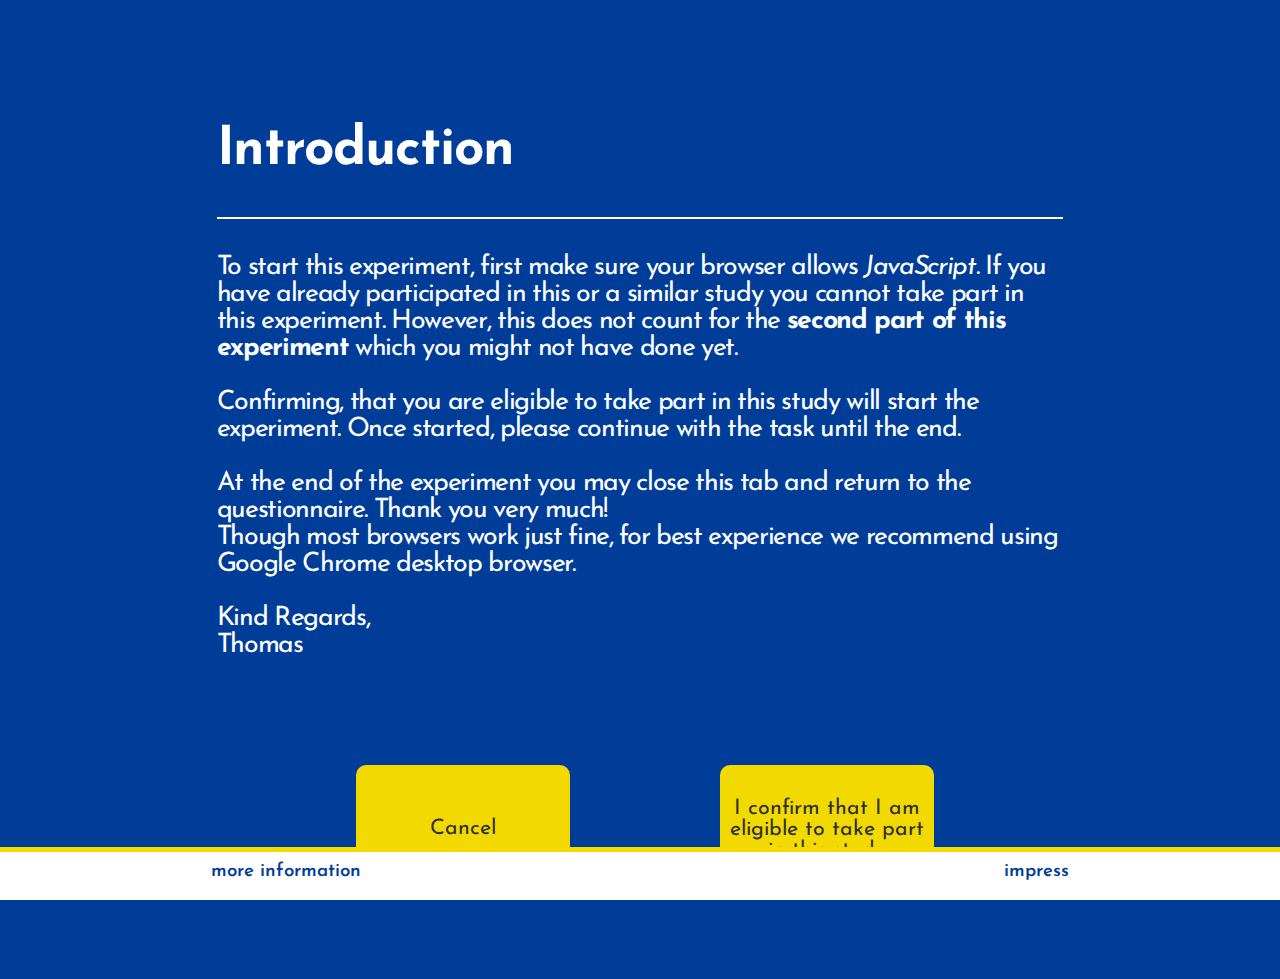
<file: index.html>
<!DOCTYPE html>
<html lang="en">
<head>
    <title>Introduction</title>
    <meta charset="UTF-8">
    <meta name="description" content="Story Telling Studies">
    <meta name="Thomas Mildner">
    <meta name="viewport" content="width=device-width, initial-scale=1.0">

    <link rel="stylesheet" href="css/style.css">
    <link href="https://fonts.googleapis.com/css?family=Josefin+Sans:400,600,700" rel="stylesheet">
    <script type="text/javascript" src="js/expLogic.js"></script>
</head>
<body onload="checkMobileBrowser()">
    <div class="content">
        <h1>Introduction</h1>
        <p>To start this experiment, first make sure your browser allows <i>JavaScript</i>. If you have already
            participated in this or a similar study you cannot take part in this experiment. However, this does not count for the <b>second part of this experiment</b> which you might not have done yet.
            </br>
            </br>
            Confirming, that you are eligible to take part in this study will start the experiment.
            Once started, please continue with the task until the end.</p>
        <p>At the end of the experiment you may close this tab and return to the questionnaire. Thank you very much!
            </br>Though most browsers work just fine, for best experience we recommend using Google Chrome desktop browser.</p>
        <p>Kind Regards, </br>Thomas</p>

        <div class="confirmation">
            <div class="confirmation-buttons">
                <a class="confirmation-button-cancel" href="abort.html">Cancel</a>
            </div>
            <div class="confirmation-buttons">
                <a href="experiment.html">I confirm that I am eligible to take part in this study</a>
            </div>
        </div>
    </div>
    <div id="footer">
        <div id="footer-content">
            <a id="footer-information" href="information.html">more information</a>
            <div></div>
            <div></div>
            <a id="footer-impress" href="impress.html">impress</a>
        </div>
    </div>
</body>
<script>
    function checkMobileBrowser() {

        if (/Android|webOS|iPhone|iPad|iPod|BlackBerry|BB|PlayBook|IEMobile|Windows Phone|Kindle|Silk|Opera Mini/i.test(navigator.userAgent)) {
            alert("This website is only optimized for desktop browsers. For best experience please continue with a desktop computer. Thank you!");
        }
    }
</script>
</html>
</file>
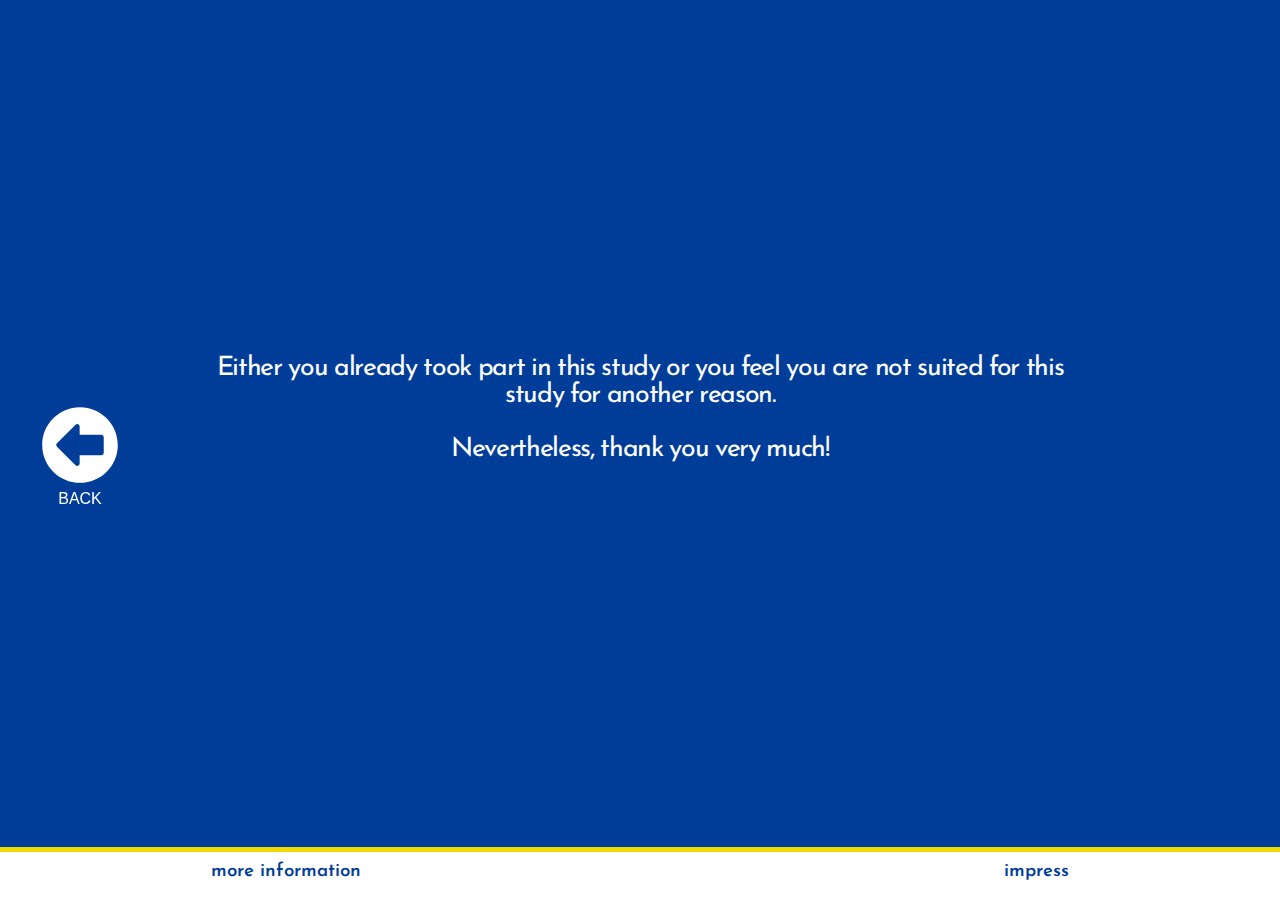
<file: abort.html>
<!DOCTYPE html>
<html lang="en">
<head>
    <meta charset="UTF-8">
    <title>Abort Experiment</title>
    <meta name="description" content="Story Telling Studies">
    <meta name="Thomas Mildner">
    <meta name="viewport" content="width=device-width, initial-scale=1.0">

    <link rel="stylesheet" href="css/style.css">
    <link href="https://fonts.googleapis.com/css?family=Josefin+Sans:400,600,700" rel="stylesheet">

</head>
<body>
    <div class="content">
        <p id="abort-message">Either you already took part in this study or you feel you are not suited for this study for another reason.
        <br><br>Nevertheless, thank you very much!</p>
    </div>

    <div class="back-button">
        <a href="index.html"><img src="img/arrow.svg">BACK</a>
    </div>

    <div id="footer">
        <div id="footer-content">
            <a id="footer-information" href="information.html">more information</a>
            <div></div>
            <div></div>
            <a id="footer-impress" href="impress.html">impress</a>
        </div>
    </div>
</body>
</html>
</file>
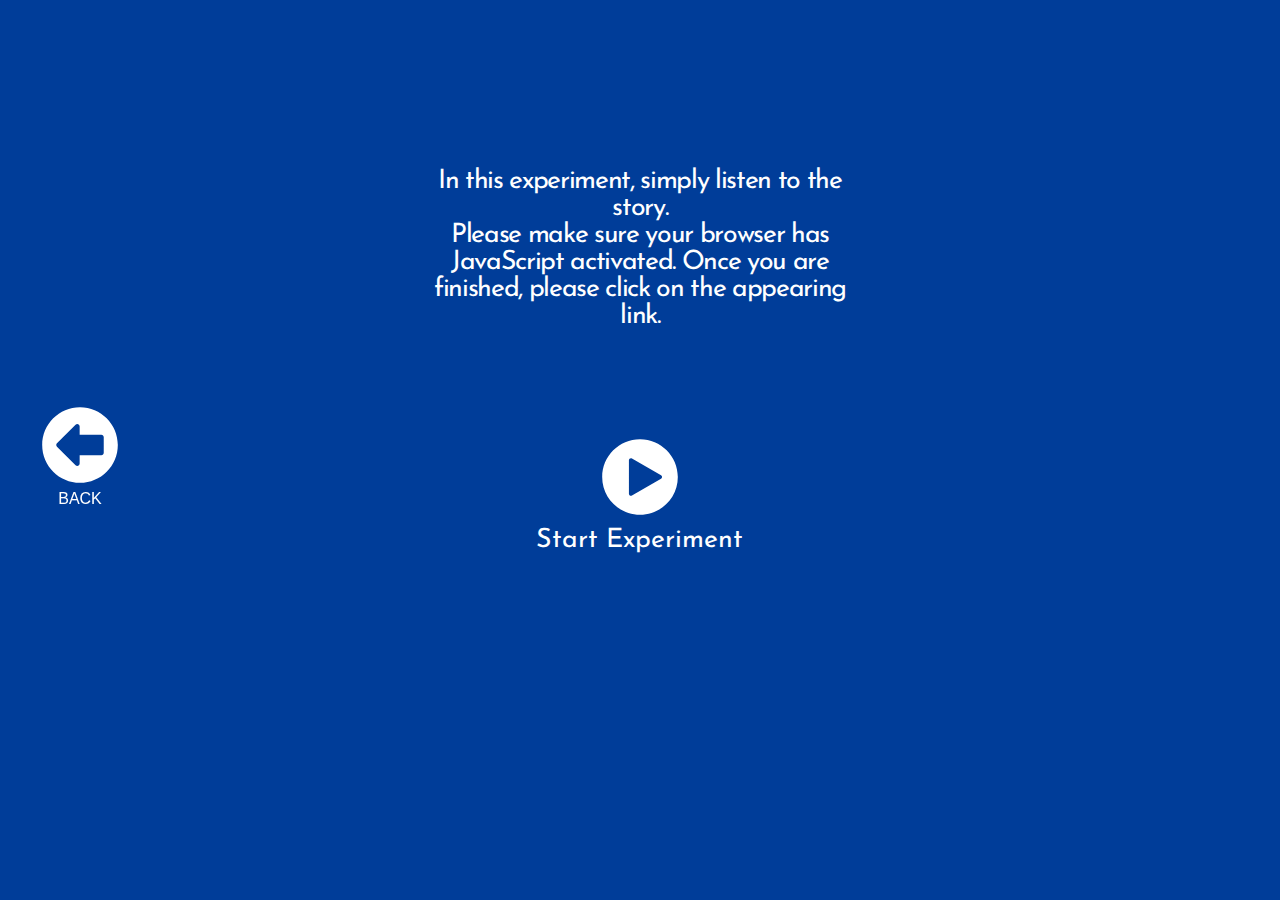
<file: experiment.html>
<!DOCTYPE html>
<html lang="en">
<head>
    <title>Experiment</title>
    <meta charset="UTF-8">
    <meta name="description" content="Story Telling Studies">
    <meta name="Thomas Mildner">
    <meta name="viewport" content="width=device-width, initial-scale=1.0">

    <link rel="stylesheet" href="css/style.css">
    <link href="https://fonts.googleapis.com/css?family=Josefin+Sans:400,600,700" rel="stylesheet">
    <script type="text/javascript" src="js/expLogic.js"></script>
    <!--loading jquery-->
    <script src="https://ajax.googleapis.com/ajax/libs/jquery/3.4.0/jquery.min.js"></script>
</head>
<body>
<div class="content experiment-content">
    <p id="experiment-explanation">In this experiment, simply listen to the story. </br> Please make sure your browser has JavaScript activated. Once you are finished, please click on the appearing link.</p>

    <div id="experiment-flowtext-container">
        <p id="experiment-flowtext"></p>
        <button id="experiment-flowtext-button" type="button">Click to Continue</button>
    </div>

    <a id="two-play-button" tabindex="1" onclick="simpleNarration()">
        <svg version="1.1" id="svg-play-button" xmlns="http://www.w3.org/2000/svg" x="0px" y="0px"
             viewBox="0 0 343.86 343.6" style="enable-background:new 0 0 343.86 343.6;" xml:space="preserve">
        <path class="st0" d="M171.93,9.38C82.16,9.38,9.39,82.15,9.39,171.92s72.77,162.54,162.54,162.54s162.54-72.77,162.54-162.54
	        S261.69,9.38,171.93,9.38z M262.35,179.48l-124.94,72.13c-5.82,3.36-13.1-0.84-13.1-7.57V99.79c0-6.73,7.28-10.93,13.1-7.57
	        l124.94,72.13C268.17,167.72,268.17,176.12,262.35,179.48z"></path>
        </svg>
        Start Experiment
    </a>

    <p id="experiment-two-finish-text"></p>
    <a id="experiment_two_ending_button" href="https://forms.gle/4wgjknL4jmzjVKoG8" target="_blank"><span>Move On</span></a>
</div>


<div class="back-button" id="exp_two_back_button">
    <a href="index.html"><img src="img/arrow.svg">BACK</a>
</div>

</body>

<script>
    $(window).bind('beforeunload', function(){
        return 'Are you sure you want to leave?';
    });
</script>
</html>
</file>
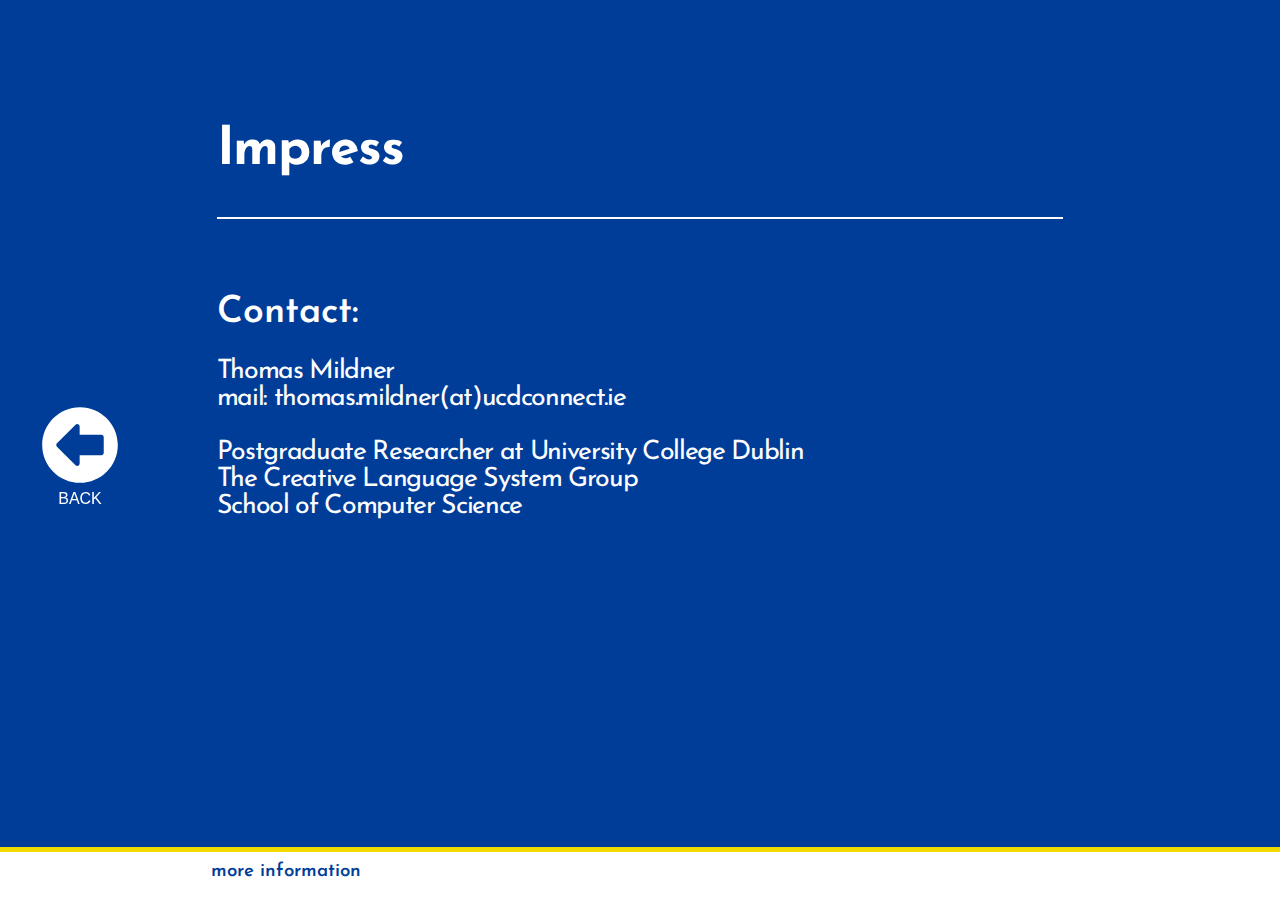
<file: impress.html>
<!DOCTYPE html>
<html lang="en">
<head>
    <title>Impress</title>
    <meta charset="UTF-8">
    <meta name="description" content="Story Telling Studies">
    <meta name="Thomas Mildner">
    <meta name="viewport" content="width=device-width, initial-scale=1.0">

    <link rel="stylesheet" href="css/style.css">
    <link href="https://fonts.googleapis.com/css?family=Josefin+Sans:400,600,700" rel="stylesheet">
</head>
<body>
    <div class="content">
        <h1>Impress</h1>
        <h2>Contact:</h2>
        <p class="information-paragraph">
            Thomas Mildner</br>
            mail: thomas.mildner(at)ucdconnect.ie</br></br>
            Postgraduate Researcher at University College Dublin</br>
            The Creative Language System Group</br>
            School of Computer Science</br>
        </p>
    </div>

    <div class="back-button">
            <a href="index.html"><img src="img/arrow.svg">BACK</a>
    </div>

    <div id="footer">
        <div id="footer-content">
            <a id="footer-information" href="information.html">more information</a>
            <div></div>
            <div></div>
            <a></a>
        </div>
    </div>
</body>
</html>
</file>
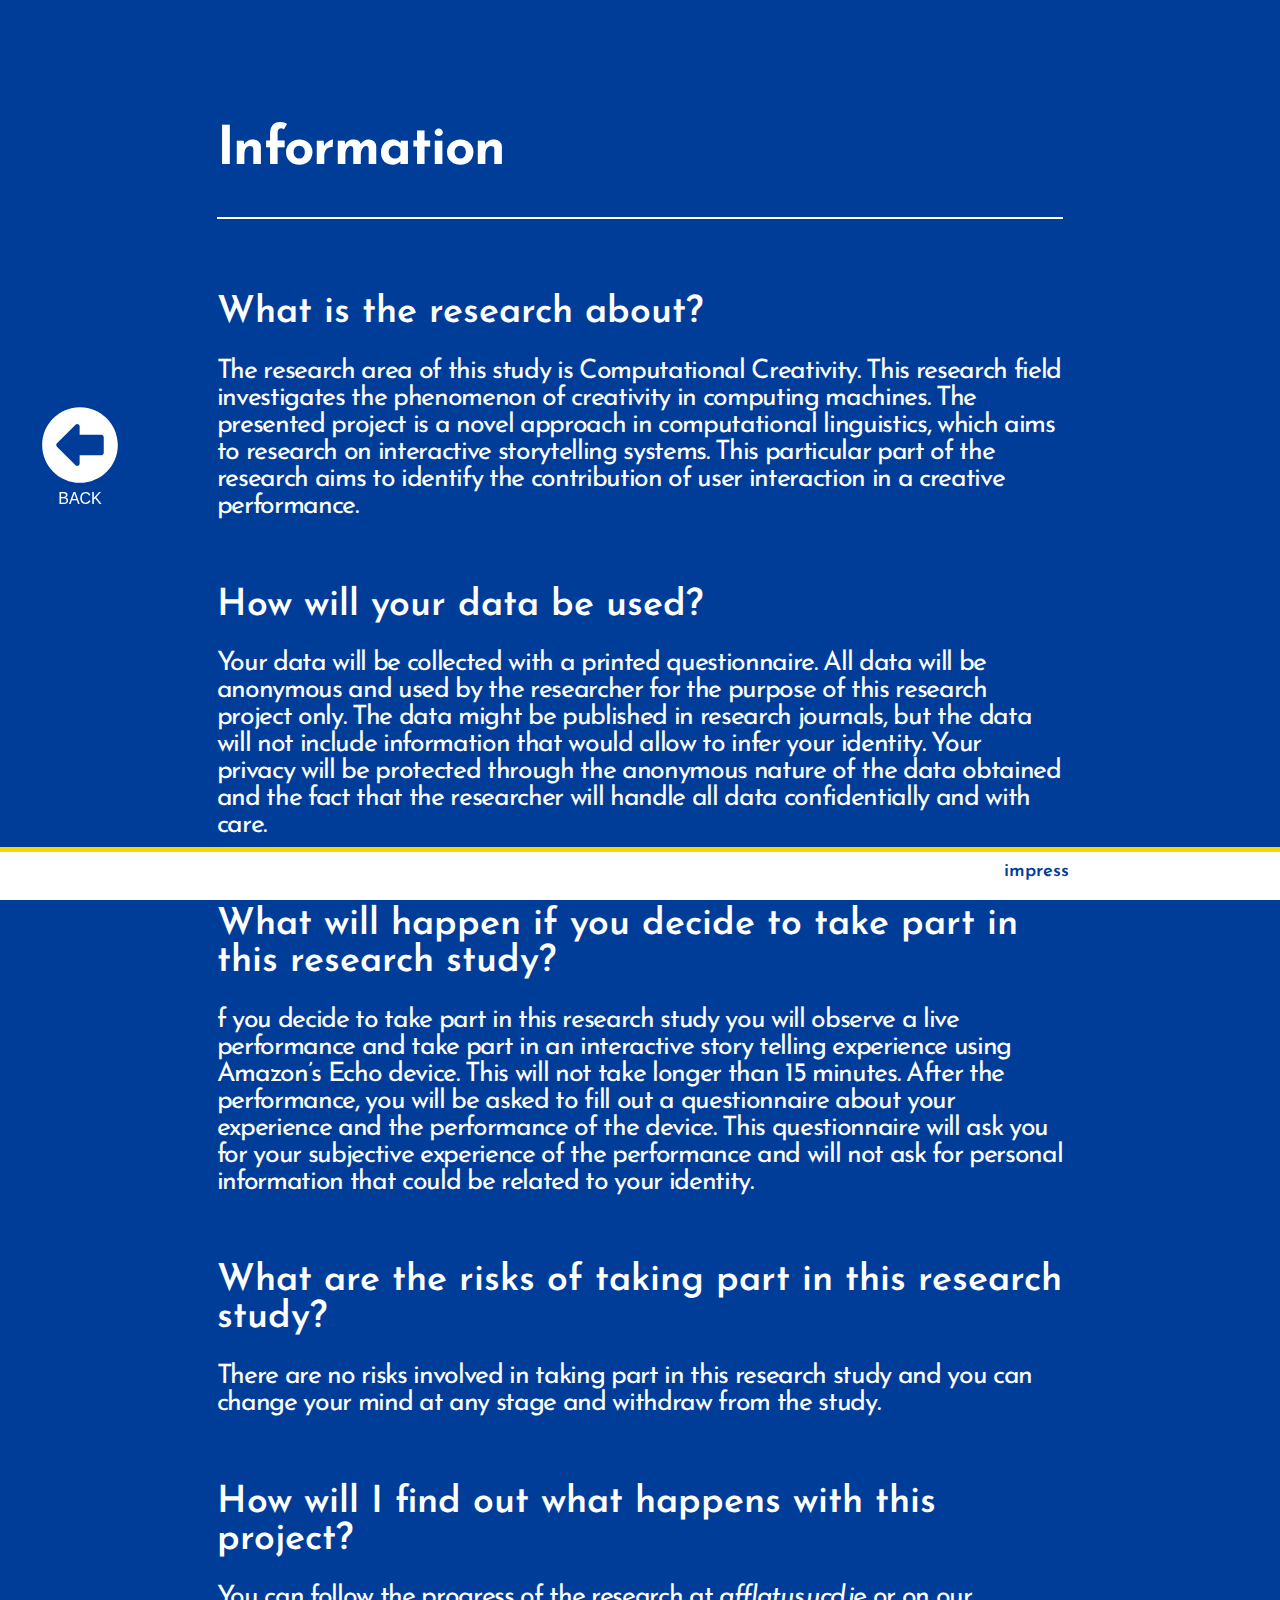
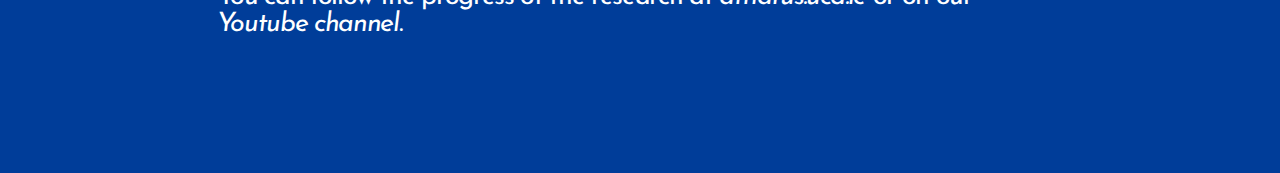
<file: information.html>
<!DOCTYPE html>
<html lang="en">
<head>
    <title>Information</title>
    <meta charset="UTF-8">
    <meta name="description" content="Story Telling Studies">
    <meta name="Thomas Mildner">
    <meta name="viewport" content="width=device-width, initial-scale=1.0">

    <link rel="stylesheet" href="css/style.css">
    <link href="https://fonts.googleapis.com/css?family=Josefin+Sans:400,600,700" rel="stylesheet">
</head>
<body>
    <div class="content">
        <h1>Information</h1>
        <h2>What is the research about?</h2>
        <p class="information-paragraph">The research area of this study is Computational Creativity. This research field investigates the
            phenomenon of creativity in computing machines. The presented project is a novel approach in
            computational linguistics, which aims to research on interactive storytelling systems.
            This particular part of the research aims to identify the contribution of user interaction in a
            creative performance.</p>
        <h2>How will your data be used?</h2>
        <p class="information-paragraph">Your data will be collected with a printed questionnaire. All data will be anonymous and used by the
            researcher for the purpose of this research project only. The data might be published in research
            journals, but the data will not include information that would allow to infer your identity. Your privacy
            will be protected through the anonymous nature of the data obtained and the fact that the researcher
            will handle all data confidentially and with care.</p>
        <h2>What will happen if you decide to take part in this research study?</h2>
        <p class="information-paragraph">f you decide to take part in this research study you will observe a live performance and take part
            in an interactive story telling experience using Amazon’s Echo device. This will not take longer
            than 15 minutes. After the performance, you will be asked to fill out a questionnaire about your
            experience and the performance of the device. This questionnaire will ask you for your subjective
            experience of the performance and will not ask for personal information that could be related
            to your identity.</p>
        <h2>What are the risks of taking part in this research study?</h2>
        <p class="information-paragraph">There are no risks involved in taking part in this research study and you can change your mind at any
            stage and withdraw from the study.</p>
        <h2>How will I find out what happens with this project?</h2>
        <p class="information-paragraph">You can follow the progress of the research at <a href="http://afflatus.ucd.ie/">afflatus.ucd.ie</a>
            or on our <a href="bit.ly/2SNeeHQ">Youtube channel</a>.</p>
    </div>

    <div class="back-button">
        <a href="index.html"><img src="img/arrow.svg">BACK</a>
    </div>

    <div id="footer">
        <div id="footer-content">
            <a></a>
            <div></div>
            <div></div>
            <a id="footer-impress" href="impress.html">impress</a>
        </div>
    </div>
</body>
</html>
</file>
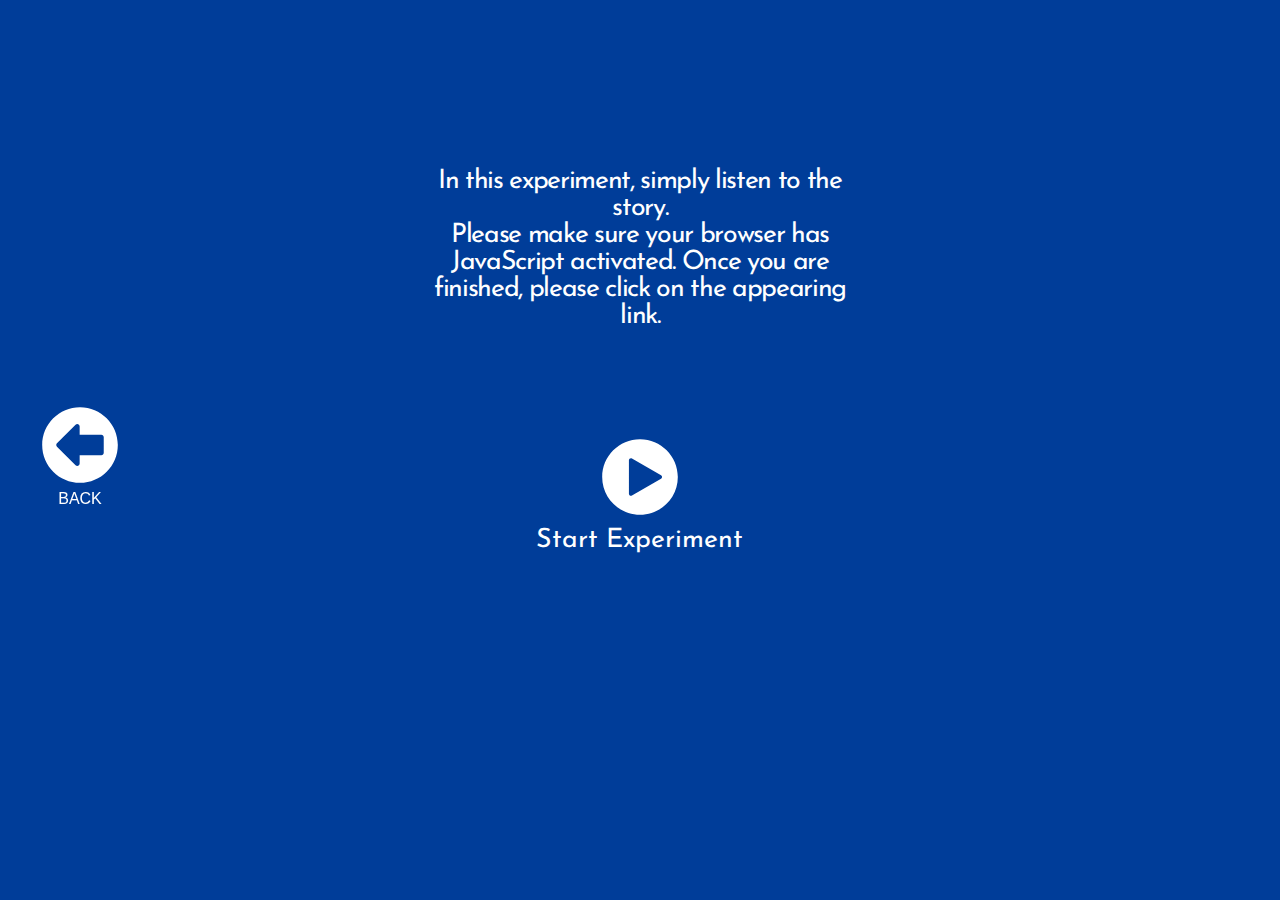
<file: exp/experimenttwo.html>
<!DOCTYPE html>
<html lang="en">
<head>
    <title>Experiment Two</title>
    <meta charset="UTF-8">
    <meta name="description" content="Story Telling Studies">
    <meta name="Thomas Mildner">
    <meta name="viewport" content="width=device-width, initial-scale=1.0">

    <link rel="stylesheet" href="../css/style.css">
    <link href="https://fonts.googleapis.com/css?family=Josefin+Sans:400,600,700" rel="stylesheet">
    <script type="text/javascript" src="../js/expOne.js"></script>
    <!--loading jquery-->
    <script src="https://ajax.googleapis.com/ajax/libs/jquery/3.4.0/jquery.min.js"></script>
</head>
<body>
<div class="content experiment-content">
    <p>In this experiment, simply listen to the story. </br> Please make sure your browser has JavaScript activated. Once you are finished, please click on the appearing link.</p>
    <a id="two-play-button" tabindex="1" onclick="simpleNarration()">
        <svg version="1.1" id="svg-play-button" xmlns="http://www.w3.org/2000/svg" x="0px" y="0px"
             viewBox="0 0 343.86 343.6" style="enable-background:new 0 0 343.86 343.6;" xml:space="preserve">
        <path class="st0" d="M171.93,9.38C82.16,9.38,9.39,82.15,9.39,171.92s72.77,162.54,162.54,162.54s162.54-72.77,162.54-162.54
	        S261.69,9.38,171.93,9.38z M262.35,179.48l-124.94,72.13c-5.82,3.36-13.1-0.84-13.1-7.57V99.79c0-6.73,7.28-10.93,13.1-7.57
	        l124.94,72.13C268.17,167.72,268.17,176.12,262.35,179.48z"></path>
        </svg>
        Start Experiment
    </a>

    <p id="experiment-two-finish-text"></p>
    <a id="experiment_two_ending_button" href="https://forms.gle/4wgjknL4jmzjVKoG8" target="_blank"><span>Move On</span></a>
</div>


<div class="back-button" id="exp_two_back_button">
    <a href="../index.html"><img src="../img/arrow.svg">BACK</a>
</div>

</body>

<script>
    $(window).bind('beforeunload', function(){
        return 'Are you sure you want to leave?';
    });
</script>

</html>
</file>
<file: css/style.css>
/* Style for the studywebsite */

/* Colors:
UCD Navy:           #003D99
UCD Blue:           #00D9FF
UCD Gold:           #F2DA00
UCD Rich Green:     #029749
UCD Light Green:    #4CB227
*/

body {
    width: auto;
    height: auto;
    background-color: #003D99;
}

h1 {
    font-family: 'Josefin Sans', sans-serif;
    font-weight: 700;
    font-size: 40pt;
    letter-spacing: -0.02em;
    color: white;

    text-rendering: optimizeLegibility;
    -webkit-font-smoothing: antialiased;
    -moz-osx-font-smoothing: grayscale;
}

h2 {
    font-family: 'Josefin Sans', sans-serif;
    font-weight: 600;
    font-size: 28pt;
    color: white;

    text-rendering: optimizeLegibility;
    -webkit-font-smoothing: antialiased;
    -moz-osx-font-smoothing: grayscale;
}

p {
    font-family: 'Josefin Sans', sans-serif;
    font-weight: 400;
    font-size: 20pt;
    letter-spacing: -0.05em;
    color: white;

    text-rendering: optimizeLegibility;
    -webkit-font-smoothing: antialiased;
    -moz-osx-font-smoothing: grayscale;
}

a {
    text-decoration: none;

    text-rendering: optimizeLegibility;
    -webkit-font-smoothing: antialiased;
    -moz-osx-font-smoothing: grayscale;
}
/*****************************/
/*        main page          */
/*****************************/

.content {
    position: relative;
    margin: 0 auto;
    width: 67%;
    height: 100%;
    padding-top: 80px;
    padding-bottom: 100px;
}

/*-------information-------*/

#main-information {
    display: grid;
    grid-template-columns: 1fr 1fr;
    grid-gap: 40px;
    width: 100%;
}

#main-information p {
    text-align: left;
}


/*---------buttons---------*/

.study-buttons {
    display: grid;
    grid-gap: 40px;
    grid-template-columns: auto auto;
    margin: 0 auto;
    width: 100%;
    height: 200px;
    padding-top: 80px;
}

.study-button {
    display: block;
    margin: 0 auto;
    width: 100%;
    padding-top: 20px;
    background-color: #00D9FF;
    box-sizing: content-box;
    border-radius: 10px;
    border: 5px solid transparent;
}

.study-button:hover {
    border: solid 5px #F2DA00;
    background-color: #00D9FF;
}

.study-button:hover p {
    color: #003D99;
}

.study-button p {
    position: relative;
    text-align: center;
    top: 14%;
    margin: 0.4em;
}

.study-button-clicktext {
    font-size: 16pt;
}

/*---------footer---------*/

#footer {
    position: fixed;
    bottom: 0;
    left: 0;
    height: 3em;
    width: 100%;
    background-color: white;
    border-top: solid 5px #F2DA00;
}

#footer-content {
    display: grid;
    grid-template-columns: auto auto auto auto;
    margin: 0 auto;
    padding-top: 10px;
    width: 67%;
}

#footer-content a {
    width: auto;
    font-family: 'Josefin Sans', sans-serif;
    font-weight: 600;
    font-size: 14pt;
    color: #003D99;
}

#footer-content a:hover {
    text-decoration: underline;
}

#footer-impress {
    text-align: right;
}

/*****************************/
/*       back-button         */
/*****************************/

.back-button {
    position: fixed;
    left: 40px;
    top: 45%;
}

.back-button a {
    display: grid;
    grid-template-rows: auto auto;
    grid-gap: 5px;
    color: white;
    font-family: 'Josefin Sans 400', sans-serif;
    text-align: center;
}

.back-button a img {
    width: 80px;
    height: auto;
}

.back-button a:hover {
    border-bottom: white 2px solid;
}

.back-button a img:hover {
    stroke: #00D9FF;
}

/*****************************/
/*       next-button         */
/*****************************/

.next-button {
    position: fixed;
    right: 40px;
    top: 45%;
}

.next-button a {
    display: grid;
    grid-template-rows: auto auto;
    grid-gap: 5px;
    color: white;
    font-family: 'Josefin Sans 400', sans-serif;
    text-align: center;
}

.next-button a img {
    width: 80px;
    height: auto;
    transform: rotate(180deg);
}

.next-button a:hover {
    border-bottom: white 2px solid;
}

.next-button a img:hover {
    stroke: #00D9FF;
}

/*****************************/
/*       information         */
/*****************************/

.content h1 {
    width: 100%;
    border-bottom: solid white 2px;
    padding-bottom: 40px;
}

.content h2 {
    margin: 0 0px;
    padding-top: 40px;
}

.information-paragraph a {
    color: white;
    font-style: oblique;
}

.information-paragraph a:hover {
    text-decoration: underline;
}

/*****************************/
/*       Experiments         */
/*****************************/

.confirmation {
    display: grid;
    grid-template-columns: 1fr 1fr;
    grid-column-gap: 160px;
    margin: 0 auto;
    width: 67%;
    height: 80%;
    padding-top: 80px;
    text-align: center;
}

.confirmation-buttons {
    width: 100%;
    min-height: 6em;
    height: calc(100% + 14px);
    background-color: #F2DA00;
    box-sizing: content-box;
    border-radius: 10px;
    border: 5px solid transparent;
}

.confirmation-buttons:hover {
    border: 5px solid white;
}

.confirmation-buttons a {
    position: relative;
    top: 28px;
    font-family: 'Josefin Sans', sans-serif;
    font-size: 16pt;
    font-weight: 400;
    color: #2f2f2f;
}

.confirmation-buttons a:hover {
    text-decoration: underline;
}

.confirmation-button-cancel {
    position: relative !important;
    top: 48px !important;
}

.experiment-content {
    width: 33%;
    height: 80%;
    text-align: center;
}
.experiment-content p {
    position: relative;
    margin-top: 80px;
}

/*****************************/
/*       Experiment 1        */
/*****************************/

#experiment-one-form-current-section {
    display: block;
}


#abort-message {
    padding-top: 240px;
    position: center;
    text-align: center;
}

/*---------------------*/
#exp_one_start {
    padding-top: 15%;
    display: block;
    width: 33%;
    margin: 0 auto;
}

#exp_one_start p{
    text-align: center;
}

#exp_one_start_button {
    width: 33%;
    min-width: 67px;
    height: 40px;
    margin: 20px 33%;
    padding-top: 5px;
    background-color: #4CB227;
    border-radius: 7px;
    border: #029749 solid 1px;
    text-align: center;
    text-decoration: none;
    font-family: 'Josefin Sans', sans-serif;
    font-weight: 200;
    color: white;
    display: inline-block;
    font-size: 12pt;
}

#exp_one_start_button:active {
    background-color: #029749;
}

#exp_one_form {
    display: none;
    width: 33%;
    padding-top: 10%;
    margin: 0 auto;
}

#exp_one_name_input {
    display: grid;
    grid-template-columns: 1fr;
    grid-template-rows: 1fr 1fr 1fr;
    grid-gap: 0.2em;
}

#story_section_response {
    display: none;
    color: #F2DA00;
    font-style: oblique;
    font-size: 16pt;
}

#exp_one_respone_field {
    display: grid;
    grid-row-start: 2;
    grid-template-columns: 2fr 3fr;
    grid-template-rows: 1fr 1fr;
    width: 100%;
    max-height: 40px;
}

#exp_one_respone_field p{
    font-weight: 200 !important;
    font-size: 14pt;
}

#exp_one_respone_field input {
    max-height: 20px;
    margin-top: 15px;
    margin-left: 15px;
    border-radius: 7px;
    border: 1px grey solid;
    font-family: 'Josefin Sans', sans-serif;
    font-size: 10pt;
    color: #2f2f2f;
}

#exp_one_response_button {
    grid-row-start: 3;
}

#exp_one_response_button {
    width: 100%;
    height: 40px;
    margin: 0 auto;
    background-color: #4CB227;
    border-radius: 7px;
    border: #029749 solid 1px;
    text-align: center;
    text-decoration: none;
    font-family: 'Josefin Sans', sans-serif;
    font-weight: 200;
    color: white;
    display: inline-block;
    font-size: 12pt;
}

#exp_one_response_button:active {
    background-color: #029749;
}

#story_binary_buttons {
    background: #F2DA00;
}

#story_section_buttons_container {
    display: none;
}

#story_section_buttons {
    display: grid;
    padding-top: 15px;
    margin: 0 auto;
    width: 100%;
    height: 40px;
    grid-template-rows: 1fr 1fr;
    grid-template-columns: 1fr 1fr;
    grid-gap: 1em;
}

#exp_one_story_field_warning{
    grid-row: 1;
    position: relative;
    top: 20px;
    background-color: #003D99;
    height: 20px;
    font-style: oblique !important;
    font-size: 12pt !important;
    font-weight: 200 !important;
    color: #F2DA00 !important;
}


#exp_one_section_alert {
    position: relative;
    top: 20px;
    background-color: #003D99;
    height: 20px;
    font-style: oblique !important;
    font-size: 12pt !important;
    font-weight: 200 !important;
    color: #F2DA00 !important;
}

#story_section_warning {
    grid-column: 1/3;
    position: relative;
    top: 20px;
    background-color: #003D99;
    height: 20px;
    font-style: oblique !important;
    font-size: 12pt !important;
    font-weight: 200 !important;
    color: #F2DA00 !important;
}

#story_section_buttons button {
    display: inline-block;
    grid-row-start: 2;
    background-color: #F2DA00;
    width: 100%;
    height: 40px;
    margin: 0 auto;
    border-radius: 7px;
    border: #9c8800 solid 1px;
    text-align: center;
    text-decoration: none;
    font-family: 'Josefin Sans', sans-serif;
    font-weight: 200;
    color: #2f2f2f;
    font-size: 12pt;
}

#story_section_buttons button:active {
    background-color: #b9a500;
}

#exp_one_continue_container button {
    display: inline-block;
    background-color: #F2DA00;
    width: 100%;
    height: 40px;
    margin: 0 auto;
    border-radius: 7px;
    border: #9c8800 solid 1px;
    text-align: center;
    text-decoration: none;
    font-family: 'Josefin Sans', sans-serif;
    font-weight: 200;
    color: #2f2f2f;
    font-size: 12pt;
}

#exp_one_continue_container button:active {
    background-color: #b9a500;
}

#end_of_story_container a {
    display: inline-block;
    background-color: #F2DA00;
    width: 100%;
    height: 40px;
    margin-top: 180px;
    border-radius: 7px;
    border: #9c8800 solid 1px;
    text-align: center;
    text-decoration: none;
    font-family: 'Josefin Sans', sans-serif;
    font-weight: 200;
    color: #2f2f2f;
    font-size: 12pt;
}

#end_of_story_container a:active {
    background-color: #b9a500;
}

#end_of_story_container span {
    display: inline-block;
    margin: 10px 10px 0 0;
    padding: 5px 10px
}

/*****************************/
/*       Experiment 2        */
/*****************************/


#two-play-button {
    display: grid;
    padding-top: 80px;
    grid-template-rows: auto auto;
    grid-gap: 10px;
    left: calc(50% - 10px);

    font-family: 'Josefin Sans', sans-serif;
    font-size: 20pt;
    color: white;
    text-align: center;
}

#two-play-button:hover{
    text-decoration: underline;
    cursor: pointer;
}

#two-play-button:active{
    color: #6f6f6f;
}

#two-play-button[tabindex]:focus {
    opacity: 70%;
}

#two-play-button svg {
    margin: 0 auto;
    width: 80px;
    height: auto;
    fill: white;
    shape-rendering: auto;
}

#svg-play-button:active {
    fill: #6f6f6f;
}

#experiment-two-finish-text {
    position: relative;
    height: auto;
}

#experiment-two-next-button {
    display: none;
    margin: 0 auto;
    width: 100px;
    height: 100px;

    font-family: 'Josefin Sans', sans-serif;
    font-size: 20pt;
    color: white;
    text-align: center;
}

#experiment-two-next-button img {
    transform: rotate(180deg);
}

#experiment-two-next-button:hover{
    text-decoration: underline;
}

#experiment_two_ending_button {
    display: none;
    grid-row-start: 2;
    background-color: #F2DA00;
    width: 100%;
    height: 40px;
    margin: 0 auto;
    border-radius: 7px;
    border: #9c8800 solid 1px;
    text-align: center;
    text-decoration: none;
    font-family: 'Josefin Sans', sans-serif;
    font-weight: 200;
    color: #2f2f2f;
    font-size: 12pt;
}

#experiment_two_ending_button:active{
    background-color: #b9a500;
}

#experiment_two_ending_button span{
    display: inline-block;
    margin: 10px 10px 0 0;
    padding: 5px 10px
}

#experiment-flowtext-button {
    width: 33%;
    min-width: 67px;
    height: 40px;
    margin: 20px 33%;
    padding-top: 5px;
    background-color: #4CB227;
    border-radius: 7px;
    border: #029749 solid 1px;
    text-align: center;
    text-decoration: none;
    font-family: 'Josefin Sans', sans-serif;
    font-weight: 200;
    color: white;
    display: inline-block;
    font-size: 12pt;
}

#experiment-flowtext-button:active{
    background-color: #029749;
}
</file>
